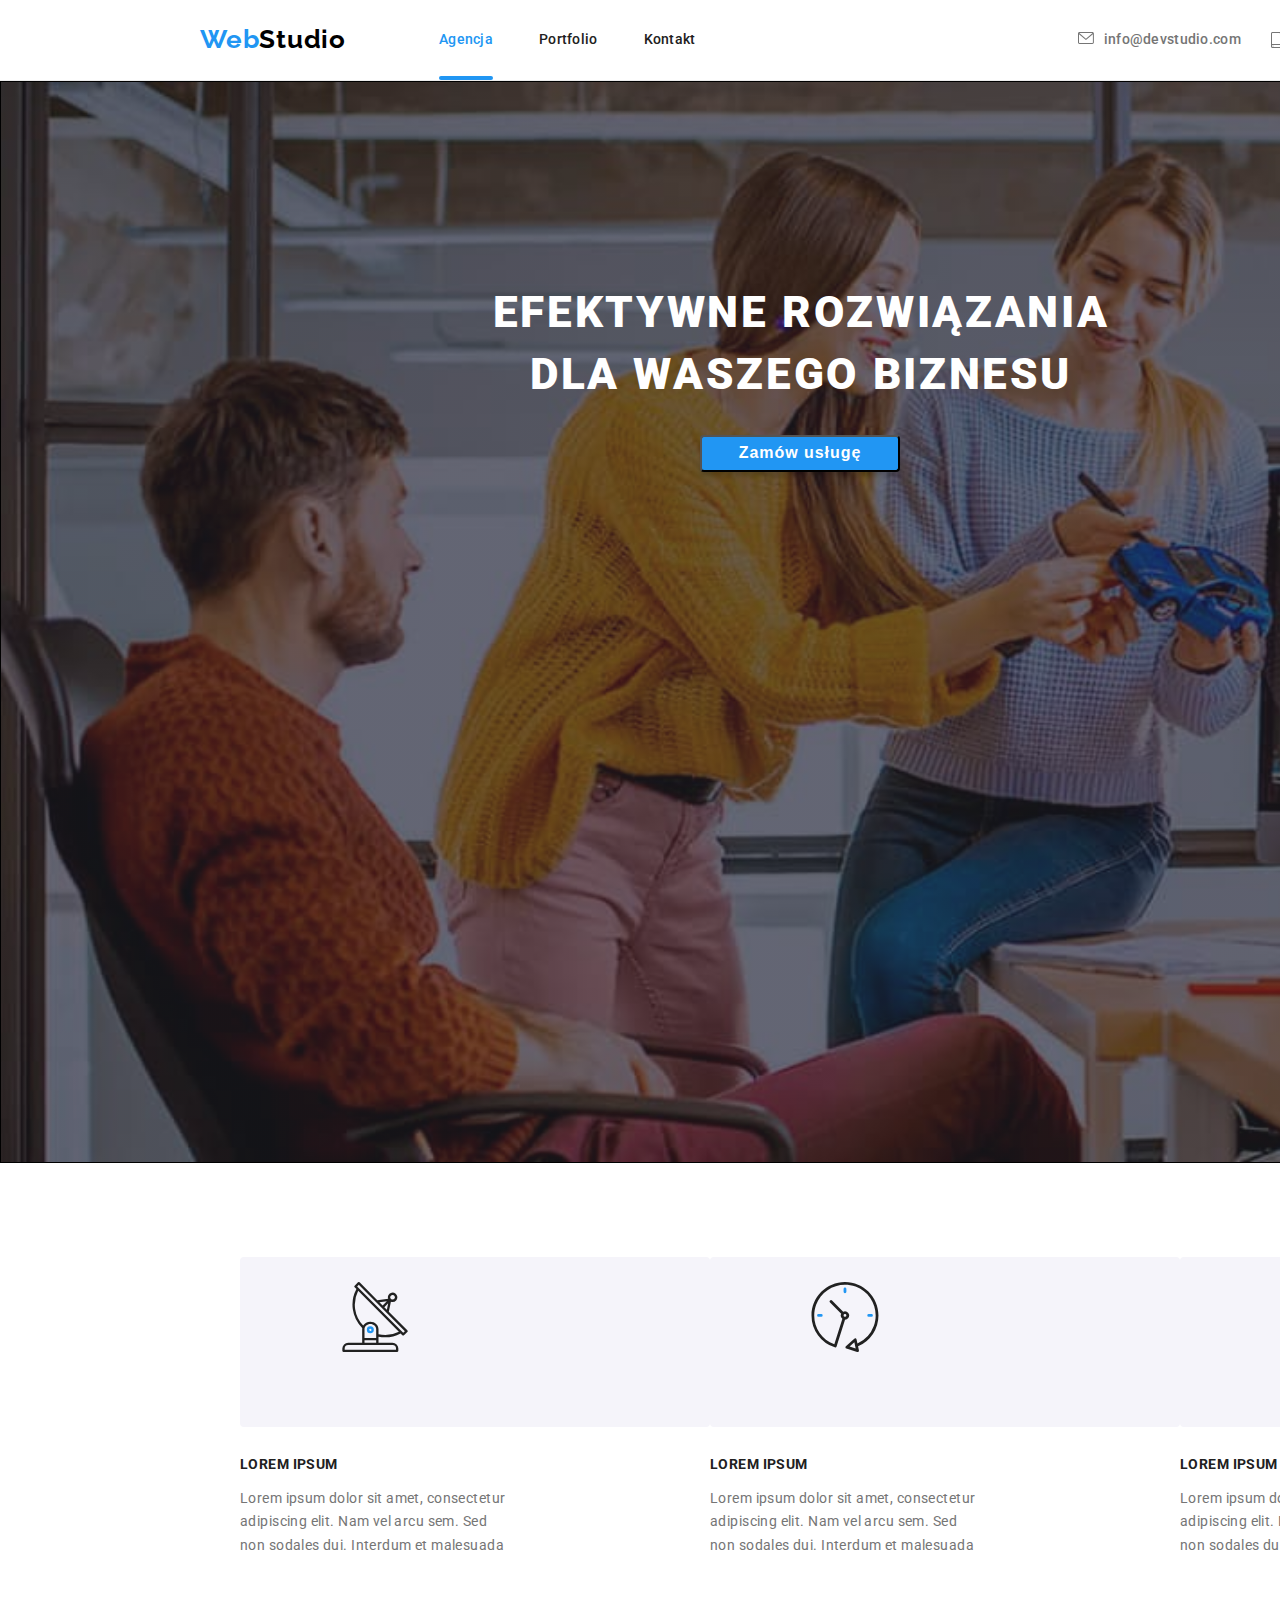
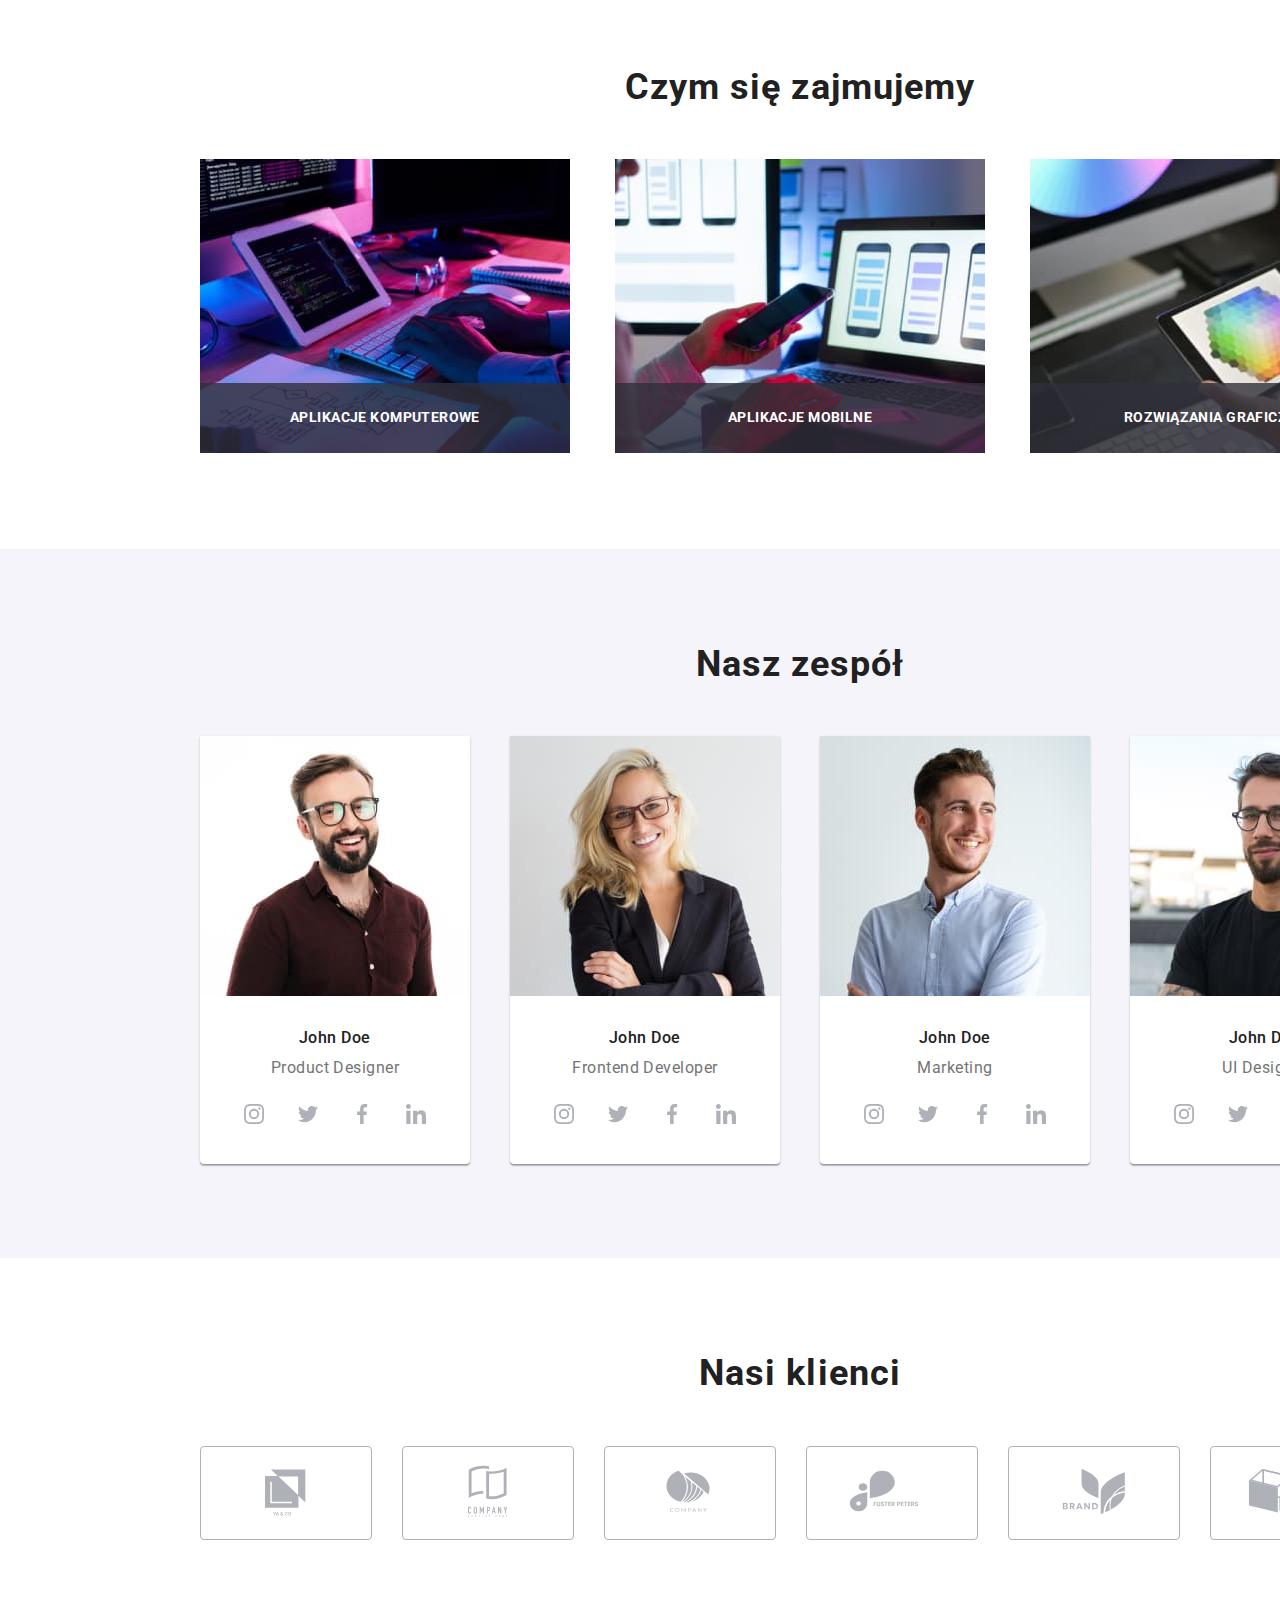
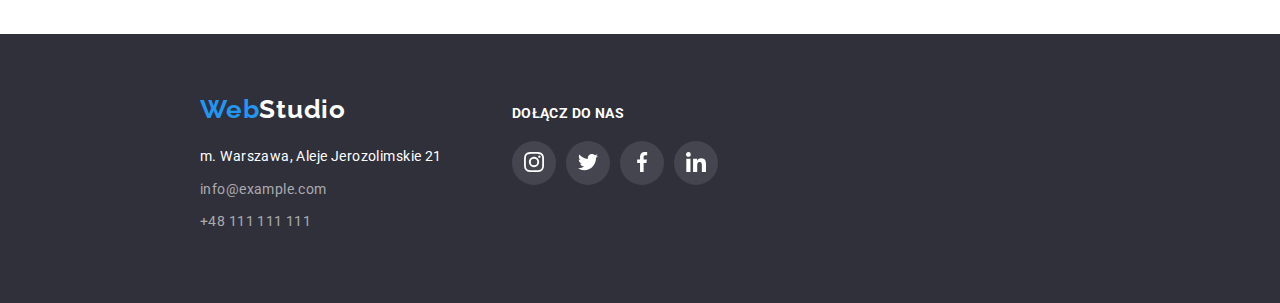
<file: index.html>
<!DOCTYPE html>
<html lang="pl">
  <head>
    <meta charset="UTF-8" />
    <meta http-equiv="X-UA-Compatible" content="IE=edge" />
    <meta name="viewport" content="width=device-width, initial-scale=1.0" />
    <title>Studio</title>
    <link
      rel="stylesheet"
      href="https://cdnjs.cloudflare.com/ajax/libs/modern-normalize/2.0.0/modern-normalize.min.css"
      integrity="sha512-4xo8blKMVCiXpTaLzQSLSw3KFOVPWhm/TRtuPVc4WG6kUgjH6J03IBuG7JZPkcWMxJ5huwaBpOpnwYElP/m6wg=="
      crossorigin="anonymous"
      referrerpolicy="no-referrer"
    />
    <link href="./css/styles.css" rel="stylesheet" />
    <link rel="preconnect" href="https://fonts.googleapis.com" />
    <link rel="preconnect" href="https://fonts.gstatic.com" crossorigin />
    <link
      href="https://fonts.googleapis.com/css2?family=Raleway:wght@700&family=Roboto:wght@400;500;700;900&display=swap"
      rel="stylesheet"
    />
  </head>
  <body>
    <!--HEADER-->
    <header class="header-line reset-margin">
      <div class="container">
        <div class="header-section">
          <div class="menu-main">
            <a href="./index.html" class="logo-header"
              ><span>Web</span>Studio</a
            >
            <nav>
              <ul class="menu-navigation">
                <li>
                  <a href="./index.html" class="navigation nav-active"
                    >Agencja</a
                  >
                </li>
                <li>
                  <a href="./portfolio.html" class="navigation">Portfolio</a>
                </li>
                <li><a href="#" class="navigation">Kontakt</a></li>
              </ul>
            </nav>
          </div>
          <div class="menu-contact">
            <a href="mailto:info@devstudio.com" class="mail"
              ><svg class="header-svg" width="16" height="12">
                <use href="./images/icons.svg#icon-envelope"></use></svg
              >info@devstudio.com</a
            >
            <a href="tel:+48111111111" class="phone"
              ><svg class="header-svg" width="10" height="16">
                <use href="./images/icons.svg#icon-smartphone"></use></svg
              >+48 111 111 111</a
            >
          </div>
        </div>
      </div>
    </header>
    <main class="reset-margin">
      <!--HERO-->
      <div class="hero">
        <h1>EFEKTYWNE ROZWIĄZANIA DLA WASZEGO BIZNESU</h1>
        <button type="button" class="button-hero" data-modal-open>
          Zamów usługę
        </button>
      </div>
      <!--WHAT WE DO-->
      <section class="section">
        <div class="container">
          <ul class="description-main">
            <li>
              <div class="svg-what-we-do">
                <svg width="70px" height="70px">
                  <use href="./images/icons.svg#icon-wwd-antenna"></use>
                </svg>
              </div>
              <p class="description-heading">LOREM IPSUM</p>
              <p class="description-text">
                Lorem ipsum dolor sit amet, consectetur adipiscing elit. Nam vel
                arcu sem. Sed non sodales dui. Interdum et malesuada
              </p>
            </li>
            <li>
              <div class="svg-what-we-do">
                <svg width="70px" height="70px">
                  <use href="./images/icons.svg#icon-wwd-clock"></use>
                </svg>
              </div>
              <p class="description-heading">LOREM IPSUM</p>
              <p class="description-text">
                Lorem ipsum dolor sit amet, consectetur adipiscing elit. Nam vel
                arcu sem. Sed non sodales dui. Interdum et malesuada
              </p>
            </li>
            <li>
              <div class="svg-what-we-do">
                <svg width="70px" height="70px">
                  <use href="./images/icons.svg#icon-wwd-diagram"></use>
                </svg>
              </div>
              <p class="description-heading">LOREM IPSUM</p>
              <p class="description-text">
                Lorem ipsum dolor sit amet, consectetur adipiscing elit. Nam vel
                arcu sem. Sed non sodales dui. Interdum et malesuada
              </p>
            </li>
            <li>
              <div class="svg-what-we-do">
                <svg width="70px" height="70px">
                  <use href="./images/icons.svg#icon-wwd-astronaut"></use>
                </svg>
              </div>
              <p class="description-heading">LOREM IPSUM</p>
              <p class="description-text">
                Lorem ipsum dolor sit amet, consectetur adipiscing elit. Nam vel
                arcu sem. Sed non sodales dui. Interdum et malesuada
              </p>
            </li>
          </ul>
        </div>
        <div class="container">
          <h2>Czym się zajmujemy</h2>
          <ul class="what-we-do-images">
            <li class="img-list">
              <img
                src="./images/what-we-do/what-we-do-img1.jpg"
                alt="man writing a code on a keyboard that is displayed on a tablet and monitor"
                width="370"
                height="294"
              />
              <p class="img-description">Aplikacje komputerowe</p>
            </li>
            <li class="img-list">
              <img
                src="./images/what-we-do/what-we-do-img2.jpg"
                alt="man holding a phone and checking on a laptop the application which he's creating"
                width="370"
                height="294"
              />
              <p class="img-description">Aplikacje mobilne</p>
            </li>
            <li class="img-list">
              <img
                src="./images/what-we-do/what-we-do-img3.jpg"
                alt="man holding a tablet and selecting a color on the rgb color table"
                width="370"
                height="294"
              />
              <p class="img-description">Rozwiązania graficzne</p>
            </li>
          </ul>
        </div>
      </section>
      <!--TEAM-->
      <section class="section team-background">
        <h2>Nasz zespół</h2>
        <div class="container">
          <ul class="team-flex">
            <li class="team-images">
              <img
                src="./images/team/team-img1.jpg"
                alt="smiling man with glasses"
                width="270"
                height="260"
              />
              <h3>John Doe</h3>
              <p lang="en" class="job-position">Product Designer</p>
              <div class="team-social-links-margin">
                <div class="team-social-links">
                  <a
                    href="https://www.instagram.com/"
                    class="svg-social-icons"
                    target="_blank"
                    rel="noreferrer noopener"
                    ><svg width="20px" height="20px">
                      <use href="./images/icons.svg#icon-instagram2"></use></svg
                  ></a>
                </div>
                <div class="team-social-links">
                  <a
                    href="https://twitter.com/"
                    class="svg-social-icons"
                    target="_blank"
                    rel="noreferrer noopener"
                    ><svg width="20px" height="20px">
                      <use href="./images/icons.svg#icon-twitter1"></use></svg
                  ></a>
                </div>
                <div class="team-social-links">
                  <a
                    href="https://www.facebook.com/"
                    class="svg-social-icons"
                    target="_blank"
                    rel="noreferrer noopener"
                    ><svg width="20px" height="20px">
                      <use href="./images/icons.svg#icon-facebook1"></use></svg
                  ></a>
                </div>
                <div class="team-social-links">
                  <a
                    href="https://www.linkedin.com/"
                    class="svg-social-icons"
                    target="_blank"
                    rel="noreferrer noopener"
                    ><svg width="20px" height="20px">
                      <use href="./images/icons.svg#icon-linkedin1"></use></svg
                  ></a>
                </div>
              </div>
            </li>
            <li class="team-images">
              <img
                src="./images/team/team-img2.jpg"
                alt="smiling woman with glasses"
                width="270"
                height="260"
              />
              <h3>John Doe</h3>
              <p lang="en" class="job-position">Frontend Developer</p>
              <div class="team-social-links-margin">
                <div class="team-social-links">
                  <a
                    href="https://www.instagram.com/"
                    class="svg-social-icons"
                    target="_blank"
                    rel="noreferrer noopener"
                    ><svg width="20px" height="20px">
                      <use href="./images/icons.svg#icon-instagram2"></use></svg
                  ></a>
                </div>
                <div class="team-social-links">
                  <a
                    href="https://twitter.com/"
                    class="svg-social-icons"
                    target="_blank"
                    rel="noreferrer noopener"
                    ><svg width="20px" height="20px">
                      <use href="./images/icons.svg#icon-twitter1"></use></svg
                  ></a>
                </div>
                <div class="team-social-links">
                  <a
                    href="https://www.facebook.com/"
                    class="svg-social-icons"
                    target="_blank"
                    rel="noreferrer noopener"
                    ><svg width="20px" height="20px">
                      <use href="./images/icons.svg#icon-facebook1"></use></svg
                  ></a>
                </div>
                <div class="team-social-links">
                  <a
                    href="https://www.linkedin.com/"
                    class="svg-social-icons"
                    target="_blank"
                    rel="noreferrer noopener"
                    ><svg width="20px" height="20px">
                      <use href="./images/icons.svg#icon-linkedin1"></use></svg
                  ></a>
                </div>
              </div>
            </li>
            <li class="team-images">
              <img
                src="./images/team/team-img3.jpg"
                alt="smiling brunette"
                width="270"
                height="260"
              />
              <h3>John Doe</h3>
              <p lang="en" class="job-position">Marketing</p>
              <div class="team-social-links-margin">
                <div class="team-social-links">
                  <a
                    href="https://www.instagram.com/"
                    class="svg-social-icons"
                    target="_blank"
                    rel="noreferrer noopener"
                    ><svg width="20px" height="20px">
                      <use href="./images/icons.svg#icon-instagram2"></use></svg
                  ></a>
                </div>
                <div class="team-social-links">
                  <a
                    href="https://twitter.com/"
                    class="svg-social-icons"
                    target="_blank"
                    rel="noreferrer noopener"
                    ><svg width="20px" height="20px">
                      <use href="./images/icons.svg#icon-twitter1"></use></svg
                  ></a>
                </div>
                <div class="team-social-links">
                  <a
                    href="https://www.facebook.com/"
                    class="svg-social-icons"
                    target="_blank"
                    rel="noreferrer noopener"
                    ><svg width="20px" height="20px">
                      <use href="./images/icons.svg#icon-facebook1"></use></svg
                  ></a>
                </div>
                <div class="team-social-links">
                  <a
                    href="https://www.linkedin.com/"
                    class="svg-social-icons"
                    target="_blank"
                    rel="noreferrer noopener"
                    ><svg width="20px" height="20px">
                      <use href="./images/icons.svg#icon-linkedin1"></use></svg
                  ></a>
                </div>
              </div>
            </li>
            <li class="team-images">
              <img
                src="./images/team/team-img4.jpg"
                alt="brunette with glasses"
                width="270"
                height="260"
              />
              <h3>John Doe</h3>
              <p lang="en" class="job-position">UI Designer</p>
              <div class="team-social-links-margin">
                <div class="team-social-links">
                  <a
                    href="https://www.instagram.com/"
                    class="svg-social-icons"
                    target="_blank"
                    rel="noreferrer noopener"
                    ><svg width="20px" height="20px">
                      <use href="./images/icons.svg#icon-instagram2"></use></svg
                  ></a>
                </div>
                <div class="team-social-links">
                  <a
                    href="https://twitter.com/"
                    class="svg-social-icons"
                    target="_blank"
                    rel="noreferrer noopener"
                    ><svg width="20px" height="20px">
                      <use href="./images/icons.svg#icon-twitter1"></use></svg
                  ></a>
                </div>
                <div class="team-social-links">
                  <a
                    href="https://www.facebook.com/"
                    class="svg-social-icons"
                    target="_blank"
                    rel="noreferrer noopener"
                    ><svg width="20px" height="20px">
                      <use href="./images/icons.svg#icon-facebook1"></use></svg
                  ></a>
                </div>
                <div class="team-social-links">
                  <a
                    href="https://www.linkedin.com/"
                    class="svg-social-icons"
                    target="_blank"
                    rel="noreferrer noopener"
                    ><svg width="20px" height="20px">
                      <use href="./images/icons.svg#icon-linkedin1"></use></svg
                  ></a>
                </div>
              </div>
            </li>
          </ul>
        </div>
      </section>
      <!--OUR CLIENTS-->
      <section class="section">
        <h2>Nasi klienci</h2>
        <div class="container clients-margin">
          <div class="clients">
            <a
              href="#"
              class="svg-clients-logo"
              target="_blank"
              rel="noreferrer noopener"
              ><svg width="106px" height="60px">
                <use href="./images/icons.svg#icon-client1-logo"></use></svg
            ></a>
          </div>
          <div class="clients">
            <a
              href="#"
              class="svg-clients-logo"
              target="_blank"
              rel="noreferrer noopener"
              ><svg width="106px" height="60px">
                <use href="./images/icons.svg#icon-client2-logo"></use></svg
            ></a>
          </div>
          <div class="clients">
            <a
              href="#"
              class="svg-clients-logo"
              target="_blank"
              rel="noreferrer noopener"
              ><svg width="106px" height="60px">
                <use href="./images/icons.svg#icon-client3-logo"></use></svg
            ></a>
          </div>
          <div class="clients">
            <a
              href="#"
              class="svg-clients-logo"
              target="_blank"
              rel="noreferrer noopener"
              ><svg width="106px" height="60px">
                <use href="./images/icons.svg#icon-client4-logo"></use></svg
            ></a>
          </div>
          <div class="clients">
            <a
              href="#"
              class="svg-clients-logo"
              target="_blank"
              rel="noreferrer noopener"
              ><svg width="106px" height="60px">
                <use href="./images/icons.svg#icon-client5-logo"></use></svg
            ></a>
          </div>
          <div class="clients">
            <a
              href="#"
              class="svg-clients-logo"
              target="_blank"
              rel="noreferrer noopener"
              ><svg width="106px" height="60px">
                <use href="./images/icons.svg#icon-client6-logo"></use></svg
            ></a>
          </div>
        </div>
      </section>
    </main>
    <!--FOOTER-->
    <footer class="reset-margin">
      <div class="container footer-elements">
        <div class="">
          <a href="./index.html" class="logo-footer"><span>Web</span>Studio</a>
          <address>
            <p class="address">m. Warszawa, Aleje Jerozolimskie 21</p>
            <a href="mailto:info@example.com" class="footer-contact"
              >info@example.com</a
            >
            <a href="tel:+48111111111" class="footer-contact"
              >+48 111 111 111</a
            >
          </address>
        </div>
        <div class="footer-social-links">
          <p class="join-to-us">Dołącz do nas</p>
          <div class="join-social-links-margin">
            <div class="join-social-links">
              <a
                href="https://www.instagram.com/"
                class="svg-footer-social-icons"
                target="_blank"
                rel="noreferrer noopener"
                ><svg width="20px" height="20px">
                  <use href="./images/icons.svg#icon-instagram2"></use></svg
              ></a>
            </div>
            <div class="join-social-links">
              <a
                href="https://twitter.com/"
                class="svg-footer-social-icons"
                target="_blank"
                rel="noreferrer noopener"
                ><svg width="20px" height="20px">
                  <use href="./images/icons.svg#icon-twitter1"></use></svg
              ></a>
            </div>
            <div class="join-social-links">
              <a
                href="https://www.facebook.com/"
                class="svg-footer-social-icons"
                target="_blank"
                rel="noreferrer noopener"
                ><svg width="20px" height="20px">
                  <use href="./images/icons.svg#icon-facebook1"></use></svg
              ></a>
            </div>
            <div class="join-social-links">
              <a
                href="https://www.linkedin.com/"
                class="svg-footer-social-icons"
                target="_blank"
                rel="noreferrer noopener"
                ><svg width="20px" height="20px">
                  <use href="./images/icons.svg#icon-linkedin1"></use></svg
              ></a>
            </div>
          </div>
        </div>
      </div>
    </footer>
    <div class="backdrop is-hidden" data-modal>
      <div class="modal">
        <button type="button" class="close-btn" data-modal-close>
          <svg width="11px" height="11px">
            <use href="./images/icons.svg#icon-vector-x"></use>
          </svg>
        </button>
      </div>
    </div>
    <script src="./js/modal.js"></script>
  </body>
</html>
</file>
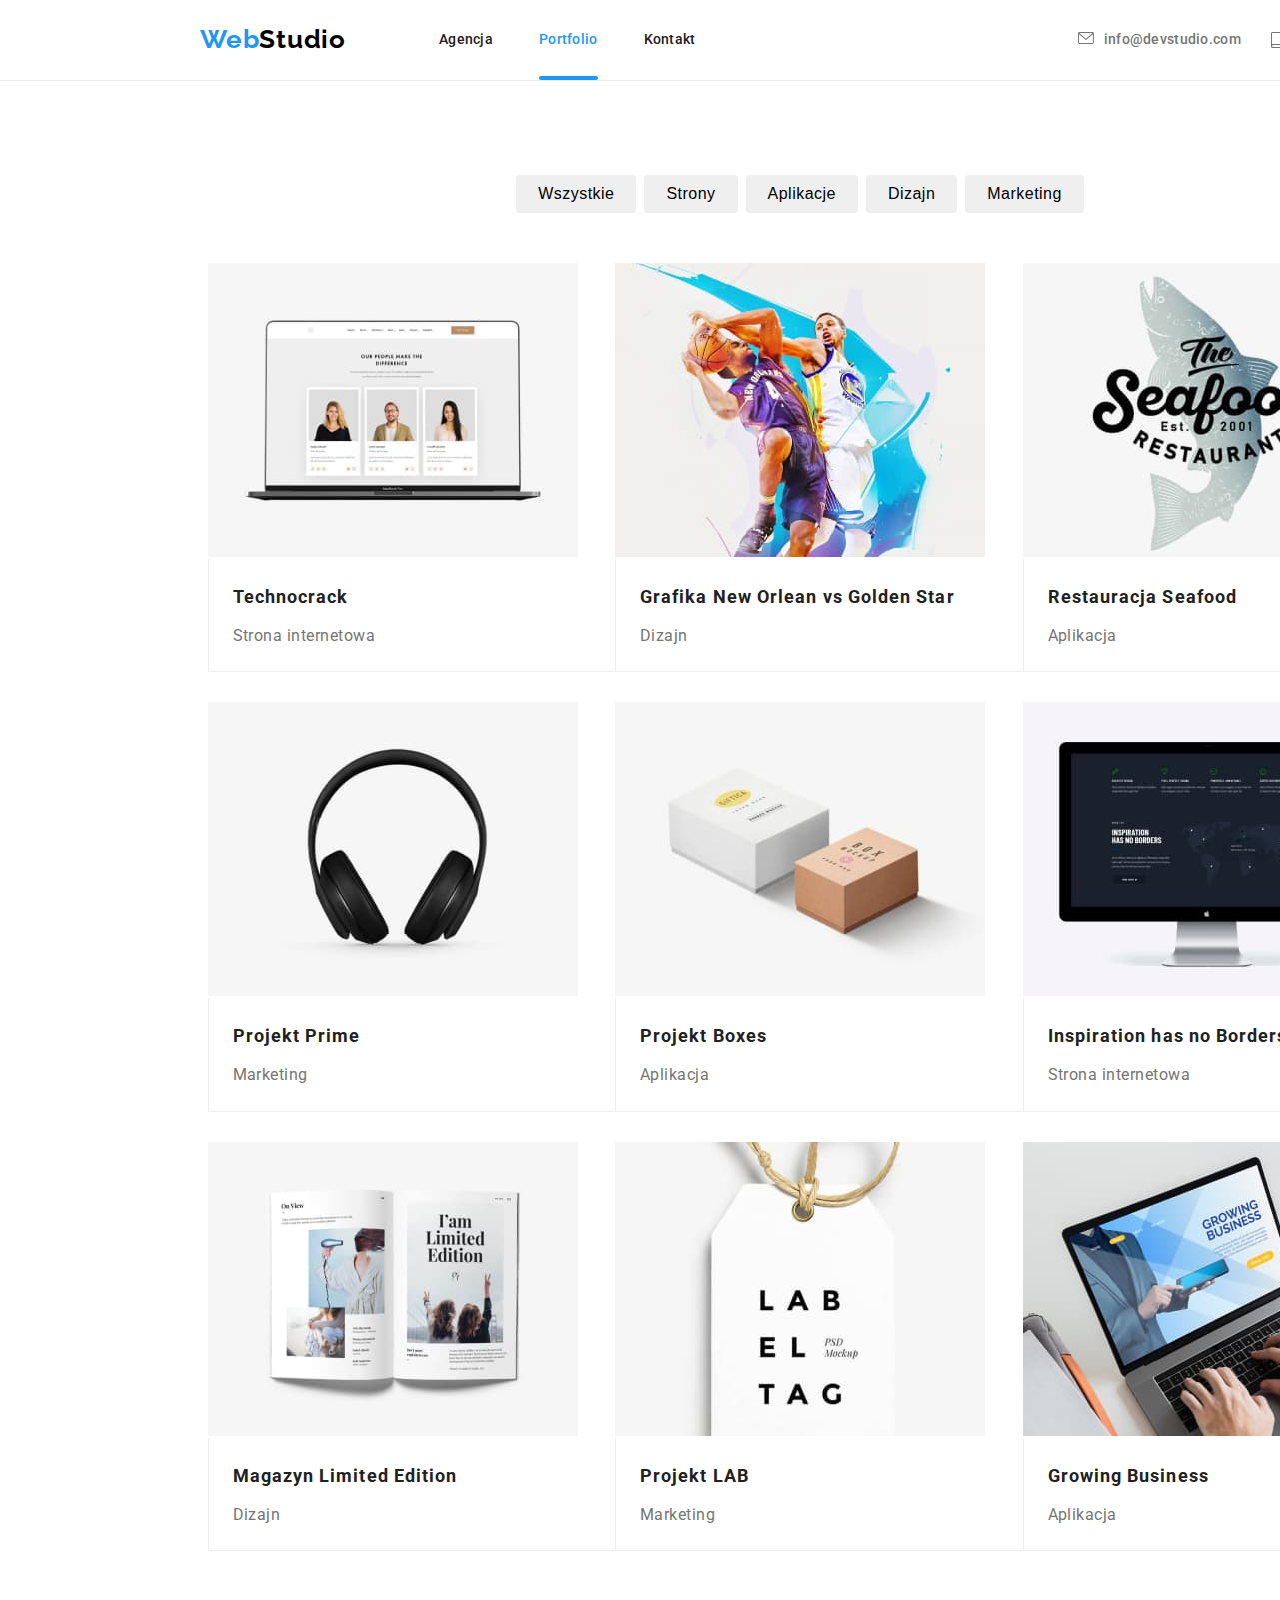
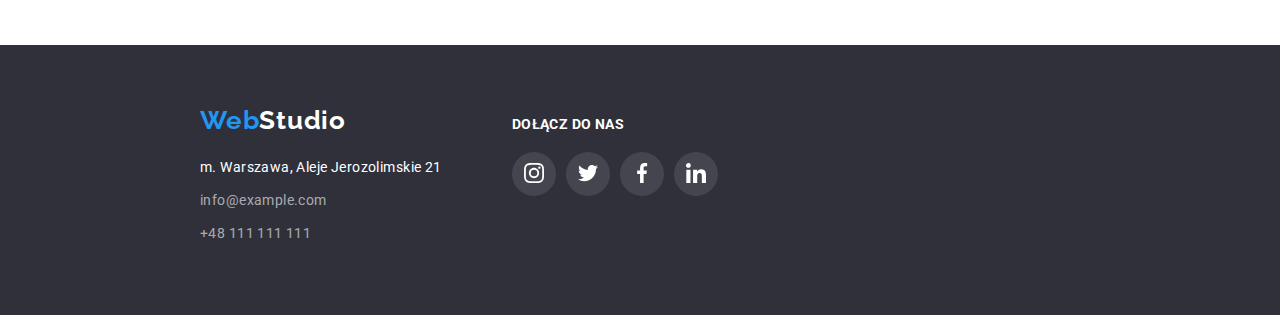
<file: portfolio.html>
<!DOCTYPE html>
<html lang="pl">
  <head>
    <meta charset="UTF-8" />
    <meta http-equiv="X-UA-Compatible" content="IE=edge" />
    <meta name="viewport" content="width=device-width, initial-scale=1.0" />
    <title>Portfolio</title>
    <link
      rel="stylesheet"
      href="https://cdnjs.cloudflare.com/ajax/libs/modern-normalize/2.0.0/modern-normalize.min.css"
      integrity="sha512-4xo8blKMVCiXpTaLzQSLSw3KFOVPWhm/TRtuPVc4WG6kUgjH6J03IBuG7JZPkcWMxJ5huwaBpOpnwYElP/m6wg=="
      crossorigin="anonymous"
      referrerpolicy="no-referrer"
    />
    <link href="./css/styles.css" rel="stylesheet" />
    <link rel="preconnect" href="https://fonts.googleapis.com" />
    <link rel="preconnect" href="https://fonts.gstatic.com" crossorigin />
    <link
      href="https://fonts.googleapis.com/css2?family=Raleway:wght@700&family=Roboto:wght@400;500;700;900&display=swap"
      rel="stylesheet"
    />
  </head>
  <body>
    <!--HEADER-->
    <header class="header-line reset-margin">
      <div class="container">
        <div class="header-section">
          <div class="menu-main">
            <a href="./index.html" class="logo-header"
              ><span>Web</span>Studio</a
            >
            <nav>
              <ul class="menu-navigation">
                <li><a href="./index.html" class="navigation">Agencja</a></li>
                <li>
                  <a href="./portfolio.html" class="navigation nav-active"
                    >Portfolio</a
                  >
                </li>
                <li><a href="#" class="navigation">Kontakt</a></li>
              </ul>
            </nav>
          </div>
          <div class="menu-contact">
            <a href="mailto:info@devstudio.com" class="mail"
              ><svg class="header-svg" width="16" height="12">
                <use href="./images/icons.svg#icon-envelope"></use></svg
              >info@devstudio.com</a
            >
            <a href="tel:+48111111111" class="phone"
              ><svg class="header-svg" width="10" height="16">
                <use href="./images/icons.svg#icon-smartphone"></use></svg
              >+48 111 111 111</a
            >
          </div>
        </div>
      </div>
    </header>
    <main class="reset-margin">
      <section class="section container">
        <div>
          <ul class="button-list-portfolio">
            <li class="button-portfolio">
              <button type="button">Wszystkie</button>
            </li>
            <li class="button-portfolio">
              <button type="button">Strony</button>
            </li>
            <li class="button-portfolio">
              <button type="button">Aplikacje</button>
            </li>
            <li class="button-portfolio">
              <button type="button">Dizajn</button>
            </li>
            <li class="button-portfolio">
              <button type="button">Marketing</button>
            </li>
          </ul>
        </div>
        <div>
          <section class="container">
            <ul class="projects-portfolio">
              <li class="projects-portfolio-items">
                <figure class="card-portfolio">
                  <div class="box-to-overlay">
                    <img
                      src="./images/portfolio/portfolio-img1.jpg"
                      alt="website"
                      width="370px"
                      height="294px"
                    />
                    <div class="overlay">
                      <p>
                        Technocrack jest popularną platformą wykorzystywaną do
                        rozpowszechniania koronawirusa. Firmy wykorzystują tę
                        platformę do celów szpiegowskich i ataków na
                        niezabezpieczone serwery konkurencji
                      </p>
                    </div>
                  </div>
                  <figcaption class="projects-figcaption">
                    <h3 class="project-name">Technocrack</h3>
                    <p class="button-category">Strona internetowa</p>
                  </figcaption>
                </figure>
              </li>
              <li class="projects-portfolio-items">
                <figure class="card-portfolio">
                  <div class="box-to-overlay">
                    <img
                      src="./images/portfolio/portfolio-img2.jpg"
                      alt="two man playing basketball"
                      width="370px"
                      height="294px"
                    />
                    <div class="overlay">
                      <p>
                        Technocrack jest popularną platformą wykorzystywaną do
                        rozpowszechniania koronawirusa. Firmy wykorzystują tę
                        platformę do celów szpiegowskich i ataków na
                        niezabezpieczone serwery konkurencji
                      </p>
                    </div>
                  </div>
                  <figcaption class="projects-figcaption">
                    <h3 class="project-name">
                      Grafika New Orlean vs Golden Star
                    </h3>
                    <p class="button-category">Dizajn</p>
                  </figcaption>
                </figure>
              </li>
              <li class="projects-portfolio-items">
                <figure class="card-portfolio">
                  <div class="box-to-overlay">
                    <img
                      src="./images/portfolio/portfolio-img3.jpg"
                      alt="logo of the seafood restaurant"
                      width="370px"
                      height="294px"
                    />
                    <div class="overlay">
                      <p>
                        Technocrack jest popularną platformą wykorzystywaną do
                        rozpowszechniania koronawirusa. Firmy wykorzystują tę
                        platformę do celów szpiegowskich i ataków na
                        niezabezpieczone serwery konkurencji
                      </p>
                    </div>
                  </div>
                  <figcaption class="projects-figcaption">
                    <h3 class="project-name">Restauracja Seafood</h3>
                    <p class="button-category">Aplikacja</p>
                  </figcaption>
                </figure>
              </li>
              <li class="projects-portfolio-items">
                <figure class="card-portfolio">
                  <div class="box-to-overlay">
                    <img
                      src="./images/portfolio/portfolio-img4.jpg"
                      alt="headphones"
                      width="370px"
                      height="294px"
                    />
                    <div class="overlay">
                      <p>
                        Technocrack jest popularną platformą wykorzystywaną do
                        rozpowszechniania koronawirusa. Firmy wykorzystują tę
                        platformę do celów szpiegowskich i ataków na
                        niezabezpieczone serwery konkurencji
                      </p>
                    </div>
                  </div>
                  <figcaption class="projects-figcaption">
                    <h3 class="project-name">Projekt Prime</h3>
                    <p class="button-category">Marketing</p>
                  </figcaption>
                </figure>
              </li>
              <li class="projects-portfolio-items">
                <figure class="card-portfolio">
                  <div class="box-to-overlay">
                    <img
                      src="./images/portfolio/portfolio-img5.jpg"
                      alt="two boxes"
                      width="370px"
                      height="294px"
                    />
                    <div class="overlay">
                      <p>
                        Technocrack jest popularną platformą wykorzystywaną do
                        rozpowszechniania koronawirusa. Firmy wykorzystują tę
                        platformę do celów szpiegowskich i ataków na
                        niezabezpieczone serwery konkurencji
                      </p>
                    </div>
                  </div>
                  <figcaption class="projects-figcaption">
                    <h3 class="project-name">Projekt Boxes</h3>
                    <p class="button-category">Aplikacja</p>
                  </figcaption>
                </figure>
              </li>
              <li class="projects-portfolio-items">
                <figure class="card-portfolio">
                  <div class="box-to-overlay">
                    <img
                      src="./images/portfolio/portfolio-img6.jpg"
                      alt="monitor with open website"
                      width="370px"
                      height="294px"
                    />
                    <div class="overlay">
                      <p>
                        Technocrack jest popularną platformą wykorzystywaną do
                        rozpowszechniania koronawirusa. Firmy wykorzystują tę
                        platformę do celów szpiegowskich i ataków na
                        niezabezpieczone serwery konkurencji
                      </p>
                    </div>
                  </div>
                  <figcaption class="projects-figcaption">
                    <h3 class="project-name">Inspiration has no Borders</h3>
                    <p class="button-category">Strona internetowa</p>
                  </figcaption>
                </figure>
              </li>
              <li class="projects-portfolio-items">
                <figure class="card-portfolio">
                  <div class="box-to-overlay">
                    <img
                      src="./images/portfolio/portfolio-img7.jpg"
                      alt="magazine"
                      width="370px"
                      height="294px"
                    />
                    <div class="overlay">
                      <p>
                        Technocrack jest popularną platformą wykorzystywaną do
                        rozpowszechniania koronawirusa. Firmy wykorzystują tę
                        platformę do celów szpiegowskich i ataków na
                        niezabezpieczone serwery konkurencji
                      </p>
                    </div>
                  </div>
                  <figcaption class="projects-figcaption">
                    <h3 class="project-name">Magazyn Limited Edition</h3>
                    <p class="button-category">Dizajn</p>
                  </figcaption>
                </figure>
              </li>
              <li class="projects-portfolio-items">
                <figure class="card-portfolio">
                  <div class="box-to-overlay">
                    <img
                      src="./images/portfolio/portfolio-img8.jpg"
                      alt="label tag"
                      width="370px"
                      height="294px"
                    />
                    <div class="overlay">
                      <p>
                        Technocrack jest popularną platformą wykorzystywaną do
                        rozpowszechniania koronawirusa. Firmy wykorzystują tę
                        platformę do celów szpiegowskich i ataków na
                        niezabezpieczone serwery konkurencji
                      </p>
                    </div>
                  </div>
                  <figcaption class="projects-figcaption">
                    <h3 class="project-name">Projekt LAB</h3>
                    <p class="button-category">Marketing</p>
                  </figcaption>
                </figure>
              </li>
              <li class="projects-portfolio-items">
                <figure class="card-portfolio">
                  <div class="box-to-overlay">
                    <img
                      src="./images/portfolio/portfolio-img9.jpg"
                      alt="laptop with open app"
                      width="370px"
                      height="294px"
                    />
                    <div class="overlay">
                      <p>
                        Technocrack jest popularną platformą wykorzystywaną do
                        rozpowszechniania koronawirusa. Firmy wykorzystują tę
                        platformę do celów szpiegowskich i ataków na
                        niezabezpieczone serwery konkurencji
                      </p>
                    </div>
                  </div>
                  <figcaption class="projects-figcaption">
                    <h3 class="project-name">Growing Business</h3>
                    <p class="button-category">Aplikacja</p>
                  </figcaption>
                </figure>
              </li>
            </ul>
          </section>
        </div>
      </section>
    </main>
    <!--STOPKA-->
    <footer class="reset-margin">
      <div class="container footer-elements">
        <div class="">
          <a href="./index.html" class="logo-footer"><span>Web</span>Studio</a>
          <address>
            <p class="address">m. Warszawa, Aleje Jerozolimskie 21</p>
            <a href="mailto:info@example.com" class="footer-contact"
              >info@example.com</a
            >
            <a href="tel:+48111111111" class="footer-contact"
              >+48 111 111 111</a
            >
          </address>
        </div>
        <div class="footer-social-links">
          <p class="join-to-us">Dołącz do nas</p>
          <div class="join-social-links-margin">
            <div class="join-social-links">
              <a
                href="https://www.instagram.com/"
                class="svg-footer-social-icons"
                target="_blank"
                rel="noreferrer noopener"
                ><svg width="20px" height="20px">
                  <use href="./images/icons.svg#icon-instagram2"></use></svg
              ></a>
            </div>
            <div class="join-social-links">
              <a
                href="https://twitter.com/"
                class="svg-footer-social-icons"
                target="_blank"
                rel="noreferrer noopener"
                ><svg width="20px" height="20px">
                  <use href="./images/icons.svg#icon-twitter1"></use></svg
              ></a>
            </div>
            <div class="join-social-links">
              <a
                href="https://www.facebook.com/"
                class="svg-footer-social-icons"
                target="_blank"
                rel="noreferrer noopener"
                ><svg width="20px" height="20px">
                  <use href="./images/icons.svg#icon-facebook1"></use></svg
              ></a>
            </div>
            <div class="join-social-links">
              <a
                href="https://www.linkedin.com/"
                class="svg-footer-social-icons"
                target="_blank"
                rel="noreferrer noopener"
                ><svg width="20px" height="20px">
                  <use href="./images/icons.svg#icon-linkedin1"></use></svg
              ></a>
            </div>
          </div>
        </div>
      </div>
    </footer>
    <script src="./js/modal.js"></script>
  </body>
</html>
</file>
<file: css/styles.css>
:root {
  --background: #ffffff;
  --color-text: #212121;
  --color-text-secondary: #ffffff;
  --color-text-info: #757575;
  --selected-text: #2196f3;
  --default-time: 250ms;
  --default-timing-function: cubic-bezier(0.4, 0, 0.2, 1);
}
html {
  font-size: 10px;
}
body {
  font-family: "Roboto", sans-serif;
  background: var(--background);
  color: var(--color-text);
  width: 1600px;
  padding: 0;
  margin: 0;
}
/* ================== GENERAL ATTRIBUTES AND PROPERTIES ==================*/
.container {
  width: 1200px;
  margin: 0 auto;
}
.section {
  padding-block: 94px;
}
.reset-margin {
  margin: 0 auto;
}
ul {
  list-style: none;
  margin: 0 auto;
}
h1 {
  font-weight: 900;
  font-size: 4.4rem;
  line-height: 1.4;
  letter-spacing: 0.06em;
  color: var(--color-text-secondary);
  width: 696px;
  top: 280px;
  margin: 0 auto;
}
h2 {
  font-weight: 700;
  font-size: 3.6rem;
  line-height: 1.2;
  letter-spacing: 0.03em;
  text-align: center;
  margin-block: 0 50px;
}
h3 {
  font-weight: 500;
  font-size: 1.6rem;
  line-height: 1.2;
  letter-spacing: 0.03em;
  margin: 30px 99px 10px;
}
/* ================================= LOGO =================================*/
.logo-header {
  font-family: "Raleway";
  font-weight: 700;
  font-size: 2.6rem;
  line-height: 1.2;
  letter-spacing: 0.03em;
  text-decoration: none; /* usuwa podkreślenie */
  color: #000000;
  padding: 24px 0 25px 0;
}
span {
  color: var(--selected-text);
}
/* ================================= HEADER =================================*/
.navigation {
  font-weight: 500;
  font-size: 1.4rem;
  line-height: 1.1;
  letter-spacing: 0.02em;
  text-decoration: none; /* usuwa podkreślenie */
  color: var(
    --color-text
  ); /* inaczej Agencja, Portfolio i Kontakt mają inny kolor */
  gap: 46px;
  padding-left: 0;
}
.nav-active {
  position: relative;
  display: flex;
  color: var(--selected-text);
}
.nav-active::after {
  content: "";
  position: absolute;
  background: var(--selected-text);
  width: 100%;
  height: 4px;
  top: 44px;
  border-radius: 2px;
}
.mail {
  font-weight: 500;
  font-size: 1.4rem;
  line-height: 1.1;
  letter-spacing: 0.02em;
  text-decoration: none; /* usuwa podkreślenie */
  color: var(--color-text-info);
}
.phone {
  font-weight: 500;
  font-size: 1.4rem;
  line-height: 1.1;
  letter-spacing: 0.02em;
  text-decoration: none; /* usuwa podkreślenie */
  color: var(--color-text-info);
  display: flex;
  align-items: center;
}
.header-section {
  display: flex;
  align-items: center;
  justify-content: space-between;
}
.menu-main {
  display: flex;
  justify-content: space-between;
  align-items: center;
  padding-right: 371px;
  gap: 93px; /* odległość między WebStudio a Agencja*/
}
.menu-navigation {
  display: flex;
  padding-left: 0;
  gap: 46px;
}
.menu-contact {
  display: flex;
  align-items: center;
  gap: 30px;
}
.navigation:hover,
.mail:hover,
.phone:hover {
  color: var(--selected-text);
  transition-duration: var(--default-time);
  transition-timing-function: var(--default-timing-function);
}
.navigation:focus,
.mail:focus,
.phone:focus {
  color: var(--selected-text);
  transition-duration: var(--default-time);
  transition-timing-function: var(--default-timing-function);
}
.header-line {
  border-bottom: 1px solid #ececec;
}
/* ===== ICONS ==== */
.header-svg {
  fill: currentColor;
  margin-right: 10px;
}
/* ================================== HERO ==================================*/
.hero {
  height: 600px;
  background-color: #2f303a;
  padding: 200px 452px 280px 452px;
  text-align: center;
  text-transform: uppercase;
  background-image: linear-gradient(
      rgba(47, 48, 58, 0.4),
      rgba(47, 48, 58, 0.4)
    ),
    url(../images/hero/hero-background-image.jpg);
  background-size: cover;
  border: 1px solid #000000;
}
.button-hero {
  cursor: pointer;
  font-weight: 700;
  font-size: 1.6rem;
  line-height: 1.9;
  text-align: center;
  letter-spacing: 0.06em;
  color: var(--color-text-secondary);
  background-color: var(--selected-text);
  width: 200px;
  margin-top: 30px;
  border-radius: 4px;
  box-shadow: 0px 4px 4px rgba(0, 0, 0, 0.15);
}
/* ========================== MODAL WINDOW ==========================*/
.backdrop {
  position: fixed;
  top: 0;
  left: 0;
  width: 100%;
  height: 100%;
  z-index: 2;
  background-color: rgba(0, 0, 0, 0.2);
  transition: opacity 400ms;
}
.modal {
  position: absolute;
  top: 50%;
  left: 50%;
  transform: translate(-50%, -50%);
  width: 528px;
  height: 581px;
  background-color: var(--background);
  box-shadow: 0px 1px 3px rgba(0, 0, 0, 0.12), 0px 1px 1px rgba(0, 0, 0, 0.14),
    0px 2px 1px rgba(0, 0, 0, 0.2);
  border-radius: 4px;
}
.close-btn {
  position: absolute;
  top: 8px;
  right: 8px;
  width: 30px;
  height: 30px;
  background-color: var(--background);
  border: 1px solid rgba(0, 0, 0, 0.1);
  border-radius: 50%;
  cursor: pointer;
}
.is-hidden {
  opacity: 0;
  pointer-events: none;
  transition: opacity 300ms;
  /* visibility: hidden; */
}
/* ================================= WHAT WE DO SECTION =================================*/
.description-main {
  display: flex;
  justify-content: space-between;
  text-align: left;
  padding-bottom: 94px;
}
.description-heading {
  font-weight: 700;
  font-size: 1.4rem;
  line-height: 1.1;
  letter-spacing: 0.03em;
}
.description-text {
  font-size: 1.4rem;
  line-height: 1.7;
  letter-spacing: 0.03em;
  color: var(--color-text-info);
  width: 270px;
  margin-top: 10px;
  gap: 30px;
}
.what-we-do-images {
  display: flex;
  justify-content: space-between;
  gap: 30px;
  padding-left: 0;
}
/* =========== TEXT ON IMAGES  ===========*/
.img-list {
  position: relative;
}
.img-description {
  position: absolute;
  bottom: -12px; /* chciałam 0 ale nie było wtedy tego cienia od dołu i nie wiem czy w taki sposób ok */
  width: 100%;
  height: 70px;
  background: rgba(47, 48, 58, 0.8);
  color: var(--color-text-secondary);
  display: flex;
  justify-content: center;
  align-items: center;
  font-weight: 700;
  font-size: 1.4rem;
  line-height: 1.1;
  letter-spacing: 0.03em;
  text-transform: uppercase;
}
/* ===== ICONS ==== */
.svg-what-we-do {
  width: 270px;
  height: 120px;
  background-color: #f5f4fa;
  border-radius: 4px;
  padding: 25px 100px;
  margin-bottom: 30px;
}
/* ================================= TEAM SECTION =================================*/
.team-background {
  background-color: #f5f4fa;
}
.job-position {
  font-size: 1.6rem;
  line-height: 1.2;
  letter-spacing: 0.03em;
  color: var(--color-text-info);
  margin: 0 auto 16px auto;
  text-align: center;
}
.team-images {
  background: #ffffff;
  box-shadow: 0px 1px 3px rgba(0, 0, 0, 0.12), 0px 1px 1px rgba(0, 0, 0, 0.14),
    0px 2px 1px rgba(0, 0, 0, 0.2);
  border-radius: 0px 0px 4px 4px;
  max-width: 270px;
  height: 428px;
}
.team-flex {
  display: flex;
  justify-content: space-between;
  gap: 30px;
  margin-top: 0;
  padding-left: 0;
}
/* ===== ICONS ==== */
.team-social-links-margin {
  display: flex;
  gap: 10px;
  margin-inline: 32px;
  margin-bottom: 30px;
}
.team-social-links {
  width: 44px;
  height: 44px;
  background-color: var(--background);
  display: flex;
  justify-content: center;
  align-items: center;
}
.svg-social-icons {
  fill: #afb1b8;
}
.team-social-links:hover,
.team-social-links:focus {
  background-color: var(--selected-text);
  cursor: pointer;
  border-radius: 50%;
  transition-duration: var(--default-time);
  transition-timing-function: var(--default-timing-function);
}
.team-social-links:hover .svg-social-icons,
.team-social-links:focus .svg-social-icons {
  fill: var(--color-text-secondary);
  transition-duration: var(--default-time);
  transition-timing-function: var(--default-timing-function);
}
/* ================================= OUR CLIENTS ================================= */
.clients-margin {
  display: flex;
  gap: 30px;
}
.clients {
  width: 170px;
  height: 92px;
  background-color: var(--background);
  display: flex;
  justify-content: center;
  align-items: center;
  border: 1px solid #afb1b8;
  border-radius: 4px;
}
/* ===== ICONS ==== */
.svg-clients-logo {
  fill: #afb1b8;
}
.clients:hover,
.clients:focus {
  cursor: pointer;
  border: 1px solid var(--selected-text);
  transition-duration: var(--default-time);
  transition-timing-function: var(--default-timing-function);
}
.clients:hover .svg-clients-logo,
.clients:focus .svg-clients-logo {
  fill: var(--selected-text);
  transition-duration: var(--default-time);
  transition-timing-function: var(--default-timing-function);
}
/* ================================= FOOTER =================================*/
footer {
  background-color: #2f303a;
  padding: 60px 0;
}
.logo-footer {
  font-family: "Raleway";
  font-weight: 700;
  font-size: 2.6rem;
  line-height: 1.2;
  letter-spacing: 0.03em;
  text-decoration: none; /* usuwa podkreślenie */
  color: var(--color-text-secondary);
  padding-top: 60px;
}
.address {
  font-style: normal; /* usuwa kursywę */
  font-size: 1.4rem;
  line-height: 1.7;
  letter-spacing: 0.03em;
  color: var(--color-text-secondary);
  margin-top: 20px;
  margin-bottom: 9px;
}
.footer-contact {
  font-style: normal; /* usuwa kursywę */
  font-size: 1.4rem;
  line-height: 1.7;
  letter-spacing: 0.03em;
  text-decoration: none; /* usuwa podkreślenie */
  color: rgba(255, 255, 255, 0.6);
  display: block; /* wyświetla mail i numer jedno pod drugim */
  padding-bottom: 9px;
}
.footer-contact:hover,
.footer-contact:focus {
  color: var(--selected-text);
  transition-duration: var(--default-time);
  transition-timing-function: var(--default-timing-function);
}
.footer-elements {
  display: flex;
}
.footer-social-links {
  padding-block: 0;
}
.join-to-us {
  font-weight: 700;
  font-size: 1.4rem;
  line-height: 1.1;
  letter-spacing: 0.03em;
  text-transform: uppercase;
  color: var(--color-text-secondary);
  margin-left: 70px;
  margin-block: 12px 20px;
  align-items: baseline;
}
.join-social-links {
  height: 44px;
  width: 44px;
  border-radius: 50%;
  background-color: #ffffff1a;
  display: flex;
  justify-content: center;
  align-items: center;
}
.join-social-links-margin {
  display: flex;
  gap: 10px;
  margin-left: 70px;
}
/* ===== ICONS ==== */
.svg-footer-social-icons {
  fill: var(--color-text-secondary);
}
.join-social-links:hover,
.join-social-links:focus {
  background-color: var(--selected-text);
  cursor: pointer;
  transition-duration: var(--default-time);
  transition-timing-function: var(--default-timing-function);
}
/* ======================================== PORTFOLIO ========================================*/
/* ================================= BUTTON =================================*/
.button-portfolio {
  margin-right: 8px;
  padding: 0 0 50px 0;
}
.button-portfolio:last-child {
  margin-right: 0;
}
.button-portfolio button {
  cursor: pointer;
  font-weight: 500;
  font-size: 1.6rem;
  line-height: 1.6;
  letter-spacing: 0.03em;
  border-radius: 4px;
  border: 0;
  padding: 6px 22px;
}
.button-portfolio button:hover,
.button-portfolio button:focus {
  color: var(--color-text-secondary);
  background-color: var(--selected-text);
  box-shadow: 0px 2px 2px 0px rgba(0, 0, 0, 0.12),
    0px 1px 2px 0px rgba(0, 0, 0, 0.08), 0px 3px 1px 0px rgba(0, 0, 0, 0.1);
  transition-duration: var(--default-time);
  transition-timing-function: var(--default-timing-function);
}
.project-name {
  font-weight: 700;
  font-size: 1.8rem;
  line-height: 2;
  letter-spacing: 0.06em;
  margin: 0;
  padding-bottom: 6px;
}
.button-category {
  font-size: 1.6rem;
  line-height: 1.9;
  letter-spacing: 0.03em;
  color: var(--color-text-info);
  text-align: left;
  margin-block: 0;
}
.button-list-portfolio {
  display: flex;
  justify-content: center;
  padding-left: 0px;
}
/* =============================== PROJECTS =============================== */
.projects-portfolio {
  display: flex;
  flex-wrap: wrap; /* ustawia odstęp między wierszami i kolumnami */
  justify-content: space-evenly;
  gap: 30px;
  padding: 0;
}
.projects-portfolio-items {
  flex-basis: calc((100% - 90px) / 3); /* ustawia szerokość elementów */
  background-color: var(--background);
}
.card-portfolio {
  display: grid; /* usunęło przerwę między obrazkiem a białym tłem z tekstem poniżej */
  margin: 0;
  width: 370px;
}
.projects-figcaption {
  border-left: 1px solid #eeeeee;
  border-right: 1px solid #eeeeee;
  border-bottom: 1px solid #eeeeee;
  padding: 20px 24px;
  width: 370px;
}
.projects-portfolio-items:hover,
.projects-portfolio-items:focus {
  box-shadow: 1px 4px 6px rgba(0, 0, 0, 0.16), 0px 4px 4px rgba(0, 0, 0, 0.06),
    0px 1px 1px rgba(0, 0, 0, 0.12);
  cursor: pointer;
}
/* =========== BLUE OVERLAY  ===========*/
.box-to-overlay {
  position: relative;
  overflow: hidden;
}
.overlay {
  position: absolute;
  top: 0;
  left: 0;
  width: 100%;
  height: 100%;
  background-color: rgba(33, 150, 243, 0.9);
  transform: translateY(100%);
  transition-duration: var(--default-time);
  transition-timing-function: var(--default-timing-function);
}
.overlay p {
  font-size: 1.8rem;
  line-height: 1.6;
  letter-spacing: 0.03em;
  color: var(--color-text-secondary);
  margin: 49px 45px 49px 24px;
}
.card-portfolio:hover .overlay {
  transform: translateY(0);
}
</file>
